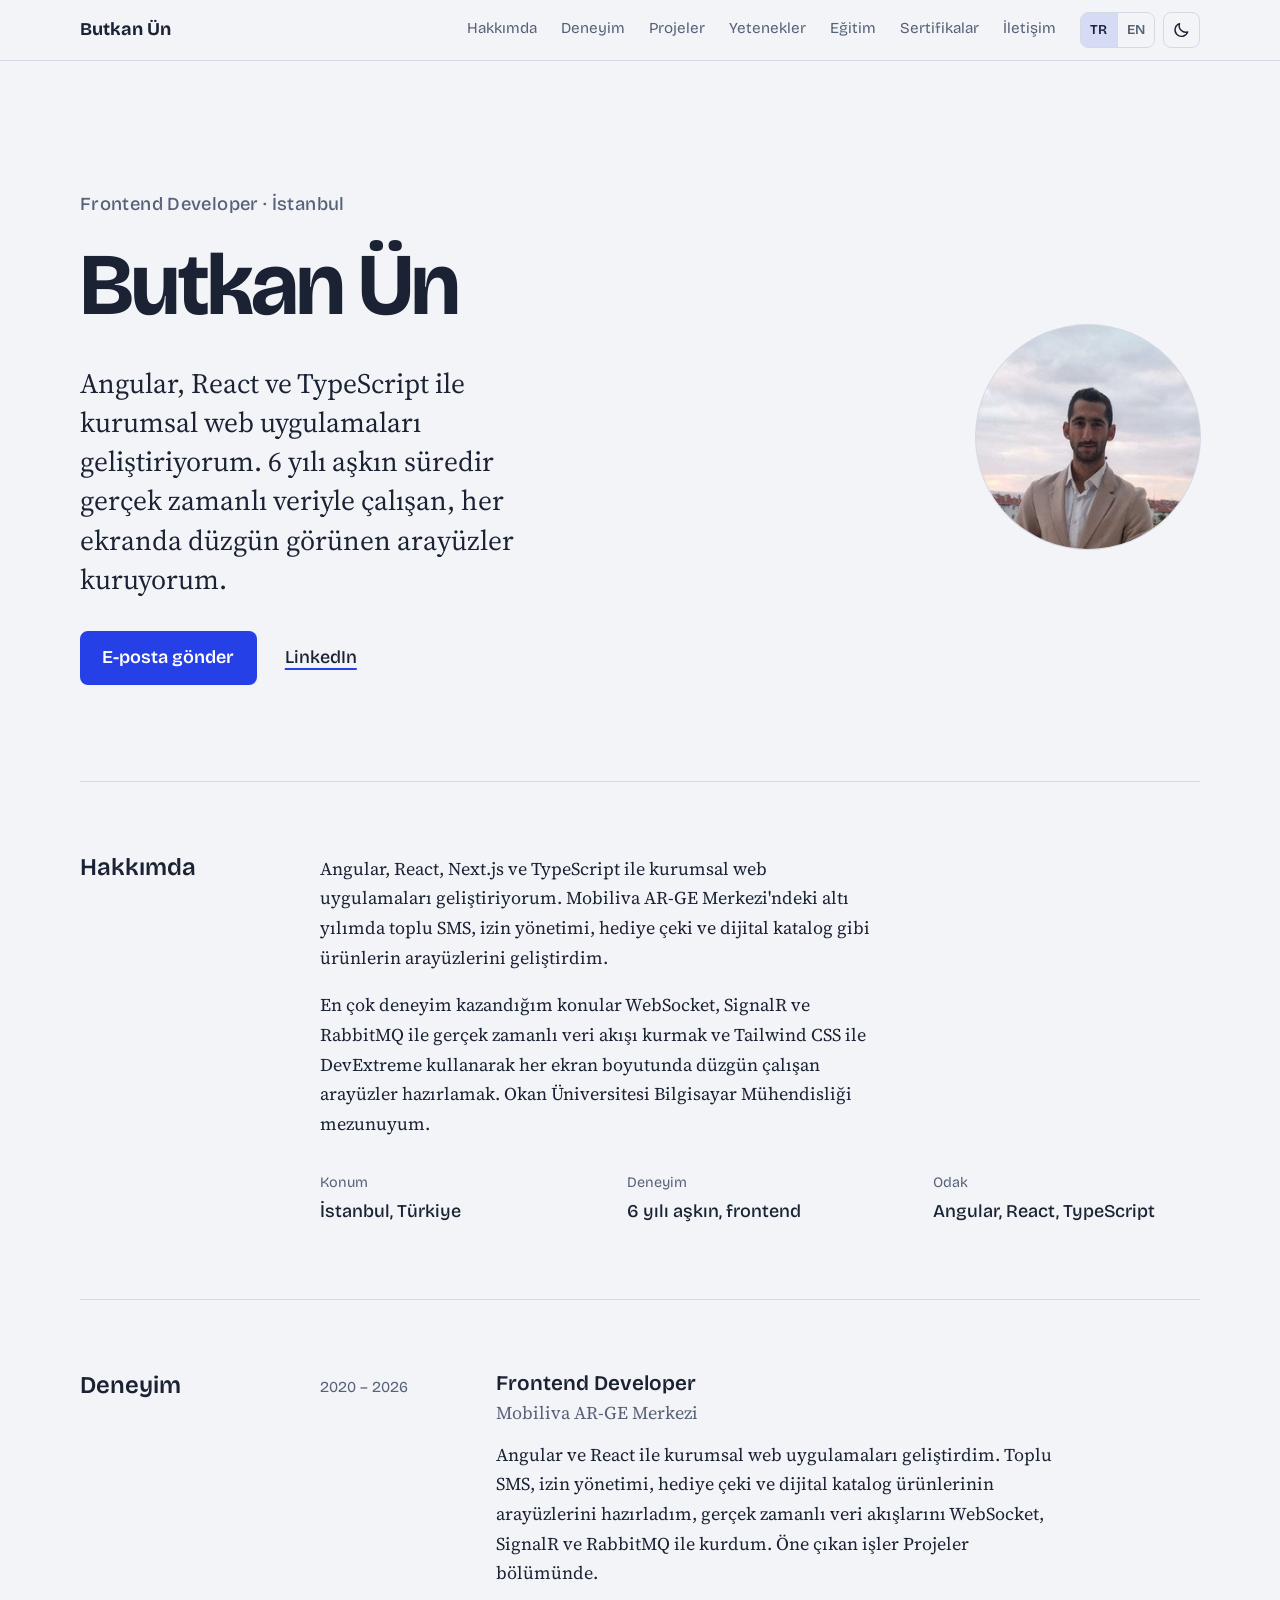
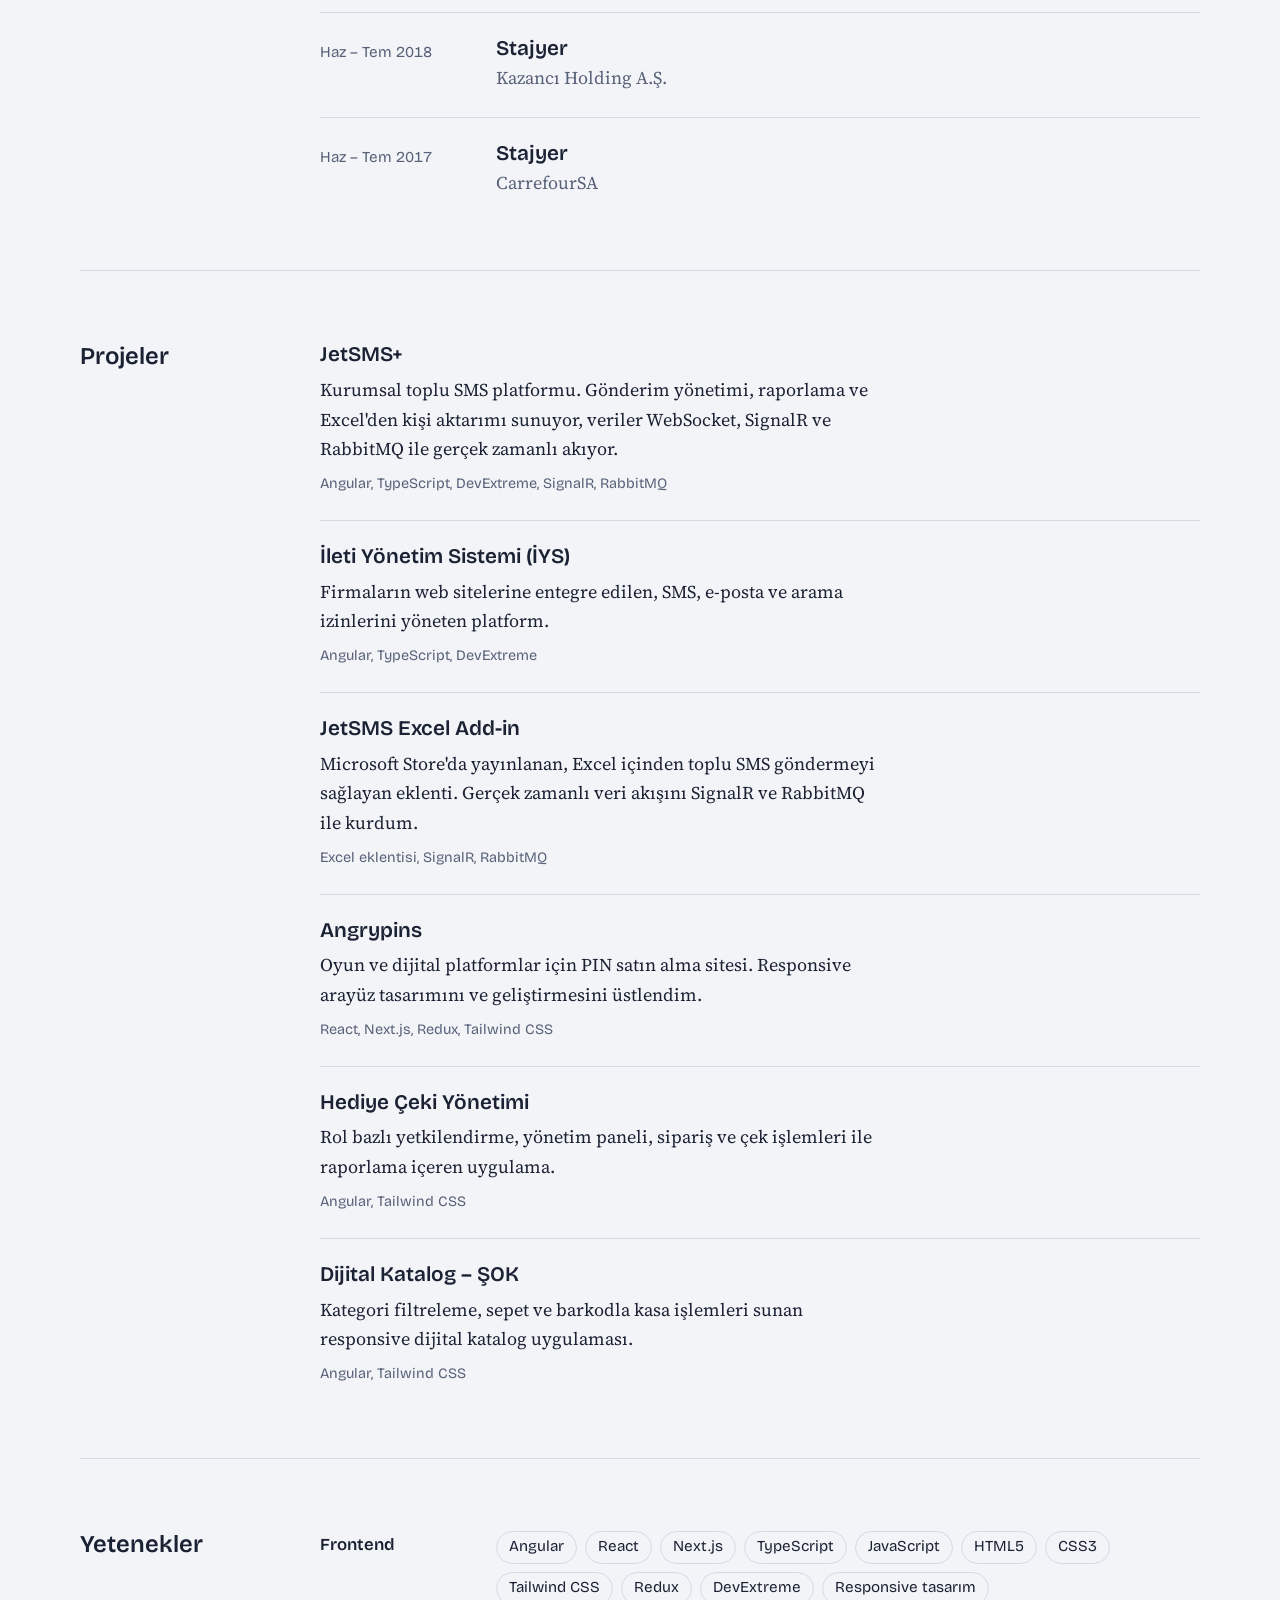
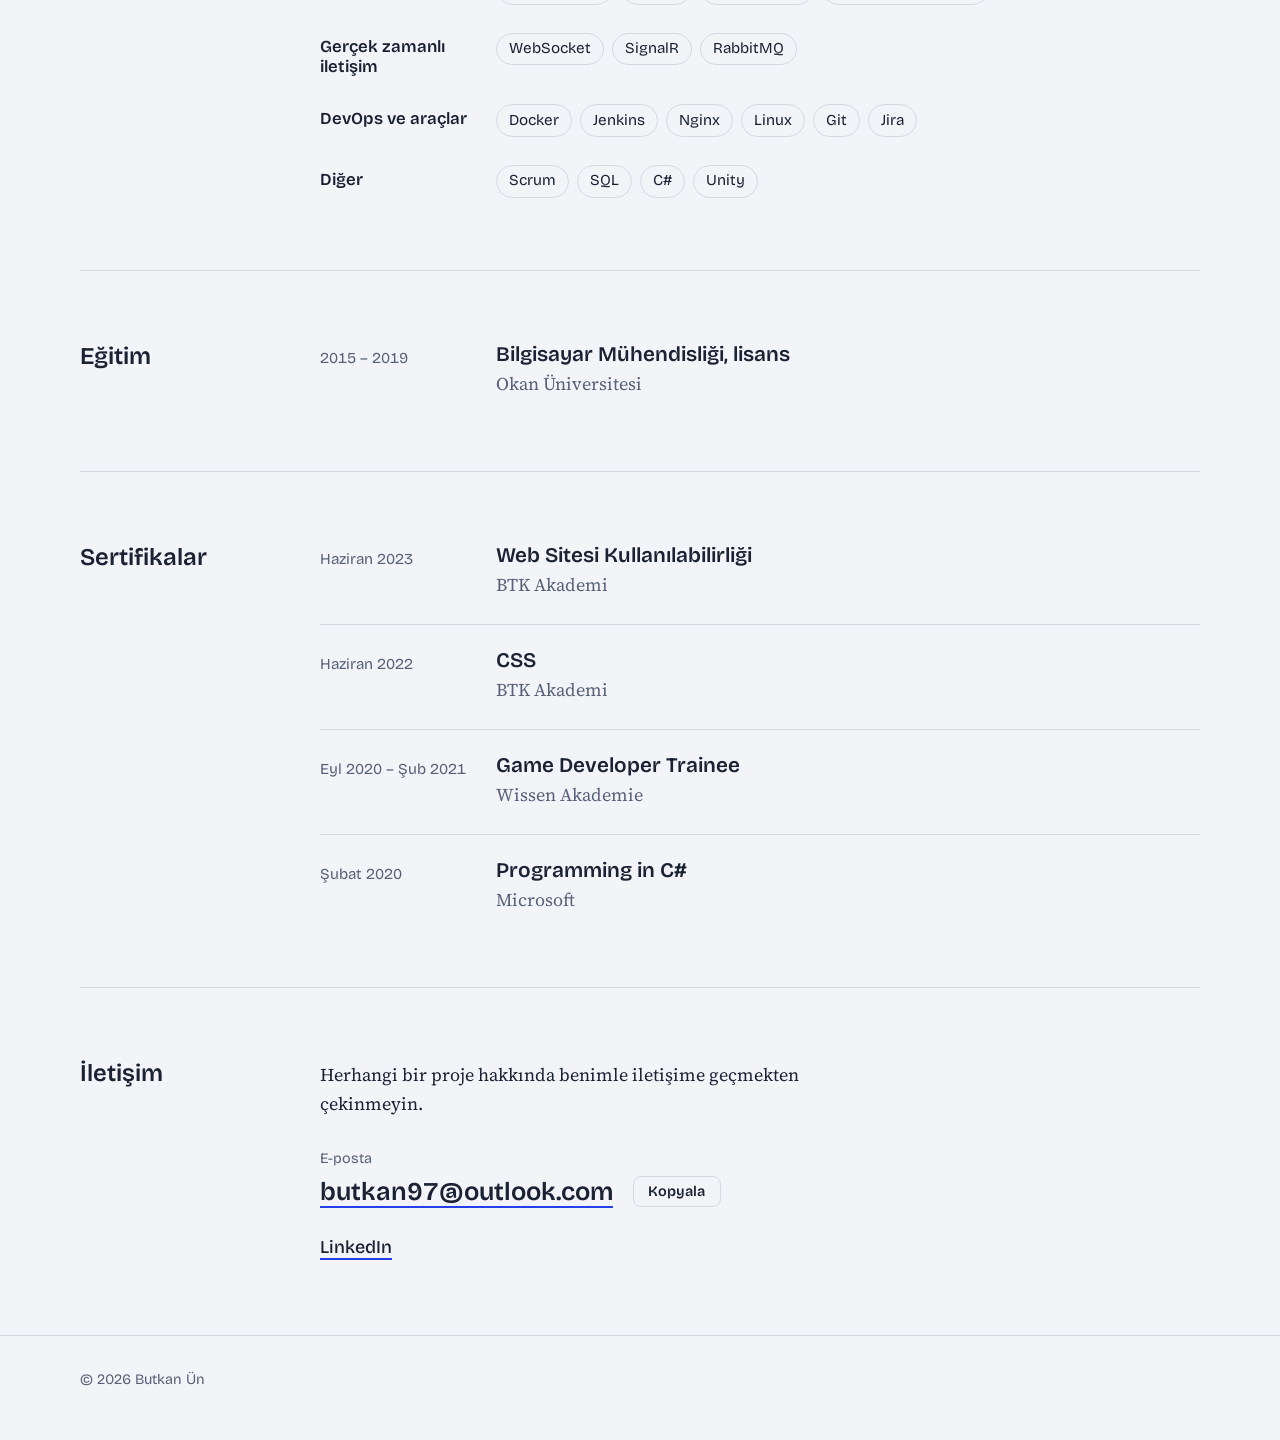
<file: index.html>
<!DOCTYPE html>
<html lang="tr">
<head>
  <meta charset="utf-8">
  <meta name="viewport" content="width=device-width, initial-scale=1">
  <title>Butkan Ün | Frontend Developer</title>
  <meta name="description" content="Butkan Ün, Angular, React ve TypeScript ile kurumsal web uygulamaları geliştiren Frontend Developer. Deneyim, projeler ve iletişim bilgileri.">
  <meta name="author" content="Butkan Ün">
  <meta property="og:title" content="Butkan Ün | Frontend Developer">
  <meta property="og:description" content="Angular, React ve TypeScript ile kurumsal web uygulamaları geliştiriyorum.">
  <meta property="og:type" content="website">
  <meta property="og:locale" content="tr_TR">
  <meta property="og:locale:alternate" content="en_US">
  <meta property="og:url" content="https://butkanun.github.io/">
  <meta property="og:image" content="https://butkanun.github.io/images/profil.jpg">
  <meta name="twitter:card" content="summary">
  <link rel="canonical" href="https://butkanun.github.io/">
  <link rel="alternate" hreflang="tr" href="https://butkanun.github.io/">
  <link rel="alternate" hreflang="en" href="https://butkanun.github.io/en/">
  <link rel="alternate" hreflang="x-default" href="https://butkanun.github.io/">
  <meta name="theme-color" content="#f3f4f8" media="(prefers-color-scheme: light)">
  <meta name="theme-color" content="#131826" media="(prefers-color-scheme: dark)">
  <link rel="icon" href="data:image/svg+xml,<svg xmlns='http://www.w3.org/2000/svg' viewBox='0 0 64 64'><rect width='64' height='64' rx='14' fill='%232640E8'/><text x='32' y='43' font-size='30' font-weight='700' text-anchor='middle' fill='white' font-family='sans-serif'>B%C3%9C</text></svg>">

  <script>
    // Kayıtlı tema tercihini sayfa çizilmeden uygula, yanıp sönmesin
    (function () {
      try {
        var tema = localStorage.getItem('tema');
        if (tema === 'dark' || tema === 'light') document.documentElement.setAttribute('data-theme', tema);
      } catch (e) {}
    })();
  </script>

  <link rel="preconnect" href="https://fonts.googleapis.com">
  <link rel="preconnect" href="https://fonts.gstatic.com" crossorigin>
  <link href="https://fonts.googleapis.com/css2?family=Bricolage+Grotesque:opsz,wdth,wght@12..96,75..100,300..800&family=Source+Serif+4:ital,opsz,wght@0,8..60,400..700;1,8..60,400&display=swap" rel="stylesheet">
  <!-- ?v= numarası: CSS/JS her değiştiğinde artır, tarayıcılar eski dosyayı önbellekten kullanmasın -->
  <!-- İngilizce sayfa en/index.html: aynı yapıda. İçerik değişince ikisini birlikte güncelle. -->
  <link rel="stylesheet" href="style.css?v=3">
  <script src="script.js?v=3" defer></script>
</head>
<body>
  <a class="skip" href="#icerik">İçeriğe geç</a>

  <header class="topbar">
    <div class="wrap topbar-inner">
      <a class="brand" href="#top">Butkan Ün</a>
      <div class="tools">
        <div class="lang" role="group" aria-label="Dil">
          <a href="./" hreflang="tr" lang="tr" aria-current="true" aria-label="Türkçe" title="Türkçe">TR</a>
          <a href="en/" hreflang="en" lang="en" aria-label="English" title="English">EN</a>
        </div>
        <button class="theme-btn" type="button" aria-label="Koyu temaya geç" title="Koyu tema" hidden>
          <svg class="icon-moon" viewBox="0 0 24 24" aria-hidden="true" focusable="false"><path d="M20.5 14.2A8.5 8.5 0 0 1 9.8 3.5a8.5 8.5 0 1 0 10.7 10.7Z" fill="none" stroke="currentColor" stroke-width="1.8" stroke-linejoin="round"/></svg>
          <svg class="icon-sun" viewBox="0 0 24 24" aria-hidden="true" focusable="false" hidden><circle cx="12" cy="12" r="4.2" fill="none" stroke="currentColor" stroke-width="1.8"/><path d="M12 2.5v2.2M12 19.3v2.2M2.5 12h2.2M19.3 12h2.2M5.3 5.3l1.6 1.6M17.1 17.1l1.6 1.6M5.3 18.7l1.6-1.6M17.1 6.9l1.6-1.6" fill="none" stroke="currentColor" stroke-width="1.8" stroke-linecap="round"/></svg>
        </button>
        <button class="menu-btn" type="button" aria-expanded="false" aria-controls="nav">Menü</button>
      </div>
      <nav id="nav" class="nav" aria-label="Ana menü">
        <a href="#hakkimda">Hakkımda</a>
        <a href="#deneyim">Deneyim</a>
        <a href="#projeler">Projeler</a>
        <a href="#yetenekler">Yetenekler</a>
        <a href="#egitim">Eğitim</a>
        <a href="#sertifikalar">Sertifikalar</a>
        <a href="#iletisim">İletişim</a>
      </nav>
    </div>
  </header>

  <main id="icerik" class="wrap">

    <!-- GİRİŞ -->
    <section class="hero" id="top" aria-labelledby="ad">
      <!-- FOTOĞRAF: değiştirmek için images/profil.jpg dosyasını yenisiyle değiştir (kare olsun) -->
      <img class="avatar" src="images/profil.jpg" alt="Butkan Ün" width="250" height="250">
      <div class="hero-text">
      <p class="role">Frontend Developer · İstanbul</p>
      <h1 class="name" id="ad"><span>Butkan</span> <span>Ün</span></h1>
      <p class="lead">Angular, React ve TypeScript ile kurumsal web uygulamaları geliştiriyorum. 6 yılı aşkın süredir gerçek zamanlı veriyle çalışan, her ekranda düzgün görünen arayüzler kuruyorum.</p>
      <div class="actions">
        <a class="btn" href="mailto:butkan97@outlook.com">E-posta gönder</a>
        <a class="text-link" href="https://www.linkedin.com/in/butkanun">LinkedIn</a>
        <!-- CV'ni PDF olarak cv.pdf adıyla ekleyince aşağıdaki satırın yorumunu kaldır:
        <a class="text-link" href="cv.pdf" download>CV'yi indir</a>
        -->
      </div>
      </div>
    </section>

    <!-- HAKKIMDA -->
    <section class="block" id="hakkimda" aria-labelledby="h-hakkimda">
      <h2 id="h-hakkimda">Hakkımda</h2>
      <div class="body">
        <p>Angular, React, Next.js ve TypeScript ile kurumsal web uygulamaları geliştiriyorum. Mobiliva AR-GE Merkezi'ndeki altı yılımda toplu SMS, izin yönetimi, hediye çeki ve dijital katalog gibi ürünlerin arayüzlerini geliştirdim.</p>
        <p>En çok deneyim kazandığım konular WebSocket, SignalR ve RabbitMQ ile gerçek zamanlı veri akışı kurmak ve Tailwind CSS ile DevExtreme kullanarak her ekran boyutunda düzgün çalışan arayüzler hazırlamak. Okan Üniversitesi Bilgisayar Mühendisliği mezunuyum.</p>
        <dl class="facts">
          <div><dt>Konum</dt><dd>İstanbul, Türkiye</dd></div>
          <div><dt>Deneyim</dt><dd>6 yılı aşkın, frontend</dd></div>
          <div><dt>Odak</dt><dd>Angular, React, TypeScript</dd></div>
        </dl>
      </div>
    </section>

    <!-- DENEYİM: Her <li> bir iş deneyimi. Yenisi en üstte olsun. -->
    <section class="block" id="deneyim" aria-labelledby="h-deneyim">
      <h2 id="h-deneyim">Deneyim</h2>
      <ol class="rows">
        <li>
          <p class="when">2020 – 2026</p>
          <div>
            <h3>Frontend Developer</h3>
            <p class="where">Mobiliva AR-GE Merkezi</p>
            <p>Angular ve React ile kurumsal web uygulamaları geliştirdim. Toplu SMS, izin yönetimi, hediye çeki ve dijital katalog ürünlerinin arayüzlerini hazırladım, gerçek zamanlı veri akışlarını WebSocket, SignalR ve RabbitMQ ile kurdum. Öne çıkan işler Projeler bölümünde.</p>
          </div>
        </li>
        <li>
          <p class="when">Haz – Tem 2018</p>
          <div>
            <h3>Stajyer</h3>
            <p class="where">Kazancı Holding A.Ş.</p>
          </div>
        </li>
        <li>
          <p class="when">Haz – Tem 2017</p>
          <div>
            <h3>Stajyer</h3>
            <p class="where">CarrefourSA</p>
          </div>
        </li>
      </ol>
    </section>

    <!-- PROJELER: Her <li> bir proje. Link eklemek için başlığı <a href="..."> içine al. -->
    <section class="block" id="projeler" aria-labelledby="h-projeler">
      <h2 id="h-projeler">Projeler</h2>
      <ul class="rows projects">
        <li>
          <div>
            <h3>JetSMS+</h3>
            <p>Kurumsal toplu SMS platformu. Gönderim yönetimi, raporlama ve Excel'den kişi aktarımı sunuyor, veriler WebSocket, SignalR ve RabbitMQ ile gerçek zamanlı akıyor.</p>
            <p class="stack">Angular, TypeScript, DevExtreme, SignalR, RabbitMQ</p>
          </div>
        </li>
        <li>
          <div>
            <h3>İleti Yönetim Sistemi (İYS)</h3>
            <p>Firmaların web sitelerine entegre edilen, SMS, e-posta ve arama izinlerini yöneten platform.</p>
            <p class="stack">Angular, TypeScript, DevExtreme</p>
          </div>
        </li>
        <li>
          <div>
            <h3>JetSMS Excel Add-in</h3>
            <p>Microsoft Store'da yayınlanan, Excel içinden toplu SMS göndermeyi sağlayan eklenti. Gerçek zamanlı veri akışını SignalR ve RabbitMQ ile kurdum.</p>
            <p class="stack">Excel eklentisi, SignalR, RabbitMQ</p>
          </div>
        </li>
        <li>
          <div>
            <h3>Angrypins</h3>
            <p>Oyun ve dijital platformlar için PIN satın alma sitesi. Responsive arayüz tasarımını ve geliştirmesini üstlendim.</p>
            <p class="stack">React, Next.js, Redux, Tailwind CSS</p>
          </div>
        </li>
        <li>
          <div>
            <h3>Hediye Çeki Yönetimi</h3>
            <p>Rol bazlı yetkilendirme, yönetim paneli, sipariş ve çek işlemleri ile raporlama içeren uygulama.</p>
            <p class="stack">Angular, Tailwind CSS</p>
          </div>
        </li>
        <li>
          <div>
            <h3>Dijital Katalog – ŞOK</h3>
            <p>Kategori filtreleme, sepet ve barkodla kasa işlemleri sunan responsive dijital katalog uygulaması.</p>
            <p class="stack">Angular, Tailwind CSS</p>
          </div>
        </li>
      </ul>
    </section>

    <!-- YETENEKLER -->
    <section class="block" id="yetenekler" aria-labelledby="h-yetenekler">
      <h2 id="h-yetenekler">Yetenekler</h2>
      <div class="skills">
        <div>
          <h3>Frontend</h3>
          <ul>
            <li>Angular</li>
            <li>React</li>
            <li>Next.js</li>
            <li>TypeScript</li>
            <li>JavaScript</li>
            <li>HTML5</li>
            <li>CSS3</li>
            <li>Tailwind CSS</li>
            <li>Redux</li>
            <li>DevExtreme</li>
            <li>Responsive tasarım</li>
          </ul>
        </div>
        <div>
          <h3>Gerçek zamanlı iletişim</h3>
          <ul>
            <li>WebSocket</li>
            <li>SignalR</li>
            <li>RabbitMQ</li>
          </ul>
        </div>
        <div>
          <h3>DevOps ve araçlar</h3>
          <ul>
            <li>Docker</li>
            <li>Jenkins</li>
            <li>Nginx</li>
            <li>Linux</li>
            <li>Git</li>
            <li>Jira</li>
          </ul>
        </div>
        <div>
          <h3>Diğer</h3>
          <ul>
            <li>Scrum</li>
            <li>SQL</li>
            <li>C#</li>
            <li>Unity</li>
          </ul>
        </div>
      </div>
    </section>

    <!-- EĞİTİM -->
    <section class="block" id="egitim" aria-labelledby="h-egitim">
      <h2 id="h-egitim">Eğitim</h2>
      <ol class="rows">
        <li>
          <p class="when">2015 – 2019</p>
          <div>
            <h3>Bilgisayar Mühendisliği, lisans</h3>
            <p class="where">Okan Üniversitesi</p>
          </div>
        </li>
      </ol>
    </section>

    <!-- SERTİFİKALAR: Yenisi en üstte olsun. -->
    <section class="block" id="sertifikalar" aria-labelledby="h-sertifikalar">
      <h2 id="h-sertifikalar">Sertifikalar</h2>
      <ol class="rows">
        <li>
          <p class="when">Haziran 2023</p>
          <div>
            <h3>Web Sitesi Kullanılabilirliği</h3>
            <p class="where">BTK Akademi</p>
          </div>
        </li>
        <li>
          <p class="when">Haziran 2022</p>
          <div>
            <h3>CSS</h3>
            <p class="where">BTK Akademi</p>
          </div>
        </li>
        <li>
          <p class="when">Eyl 2020 – Şub 2021</p>
          <div>
            <h3>Game Developer Trainee</h3>
            <p class="where">Wissen Akademie</p>
          </div>
        </li>
        <li>
          <p class="when">Şubat 2020</p>
          <div>
            <h3>Programming in C#</h3>
            <p class="where">Microsoft</p>
          </div>
        </li>
      </ol>
    </section>

    <!-- İLETİŞİM -->
    <section class="block" id="iletisim" aria-labelledby="h-iletisim">
      <h2 id="h-iletisim">İletişim</h2>
      <div class="body">
        <p>Herhangi bir proje hakkında benimle iletişime geçmekten çekinmeyin.</p>
        <dl class="contact">
          <div>
            <dt>E-posta</dt>
            <dd class="mail-row">
              <a class="mail" id="eposta" href="mailto:butkan97@outlook.com">butkan97@outlook.com</a>
              <button class="copy-btn" type="button" data-copy="eposta" aria-live="polite" hidden>Kopyala</button>
            </dd>
          </div>
        </dl>
        <ul class="links">
          <li><a class="text-link" href="https://www.linkedin.com/in/butkanun">LinkedIn</a></li>
        </ul>
      </div>
    </section>

  </main>

  <footer class="footer">
    <div class="wrap">
      <p>© <span id="yil">2026</span> Butkan Ün</p>
    </div>
  </footer>
</body>
</html>
</file>
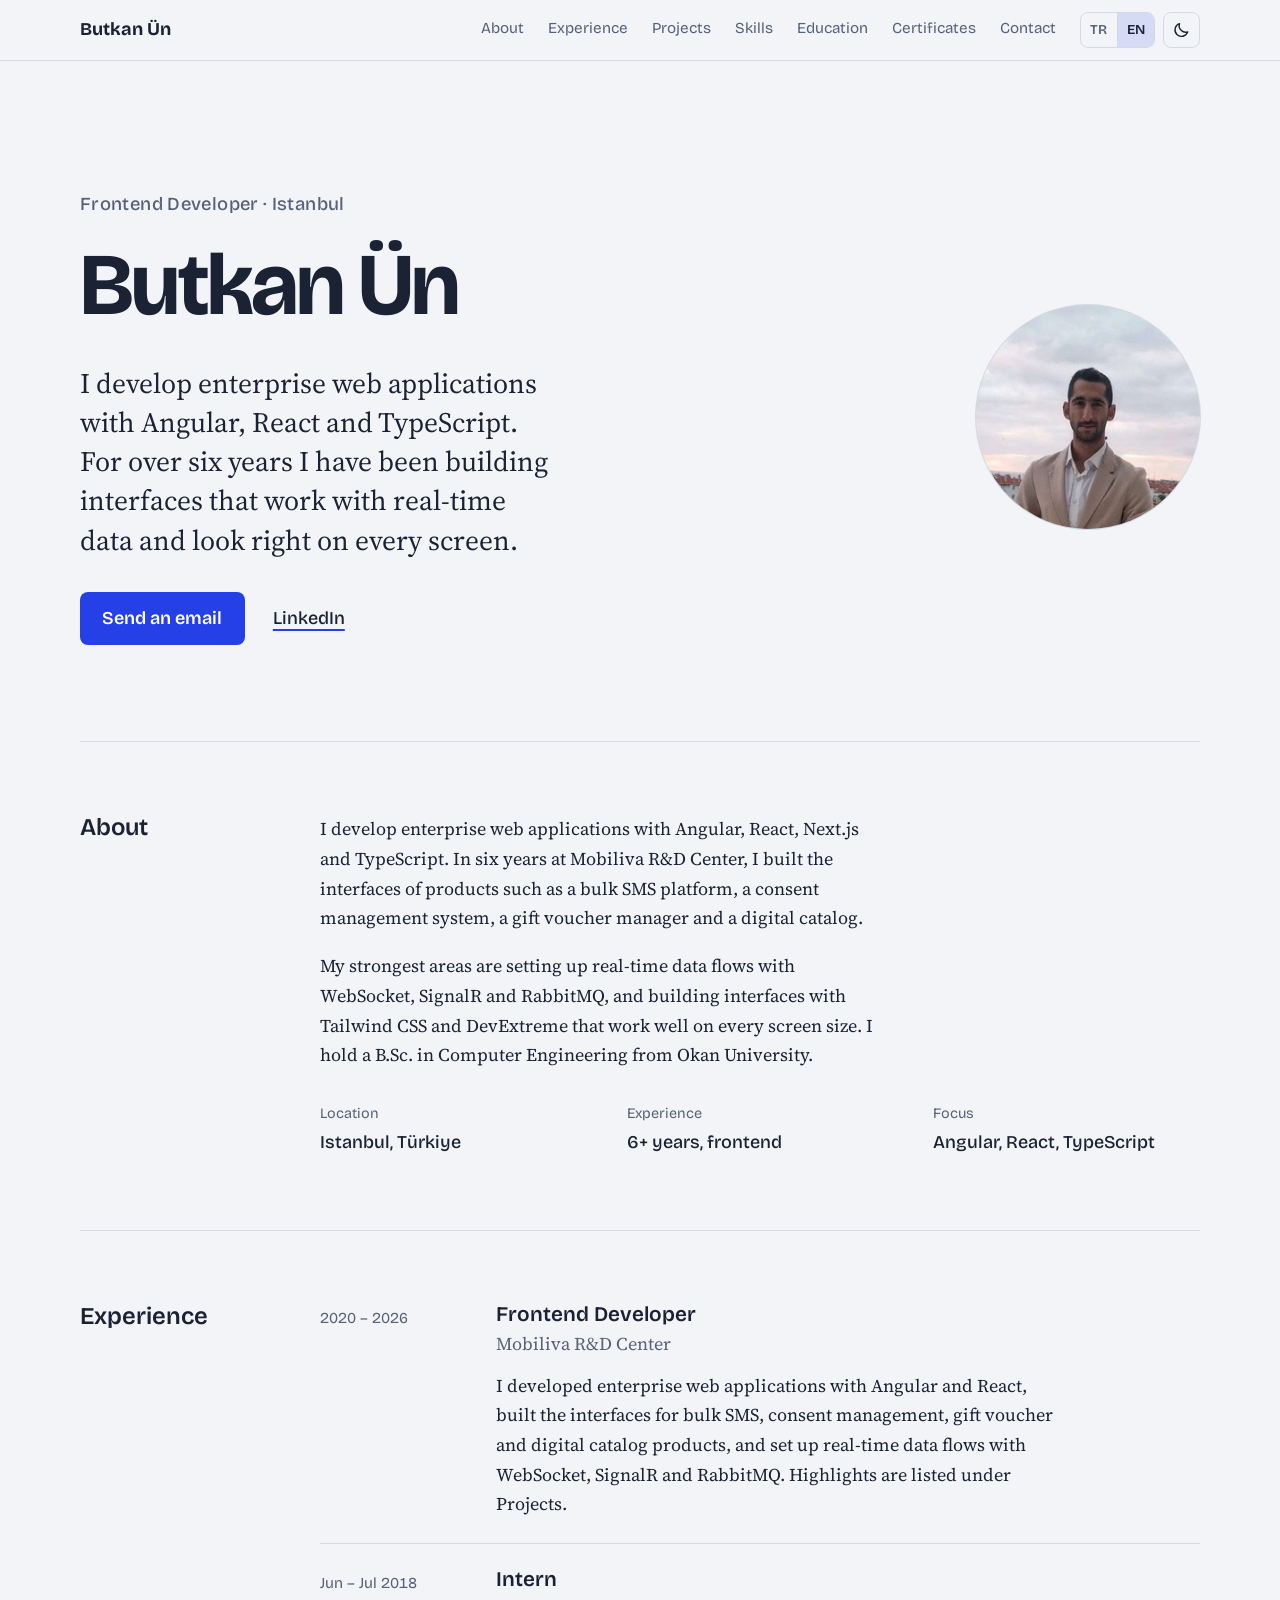
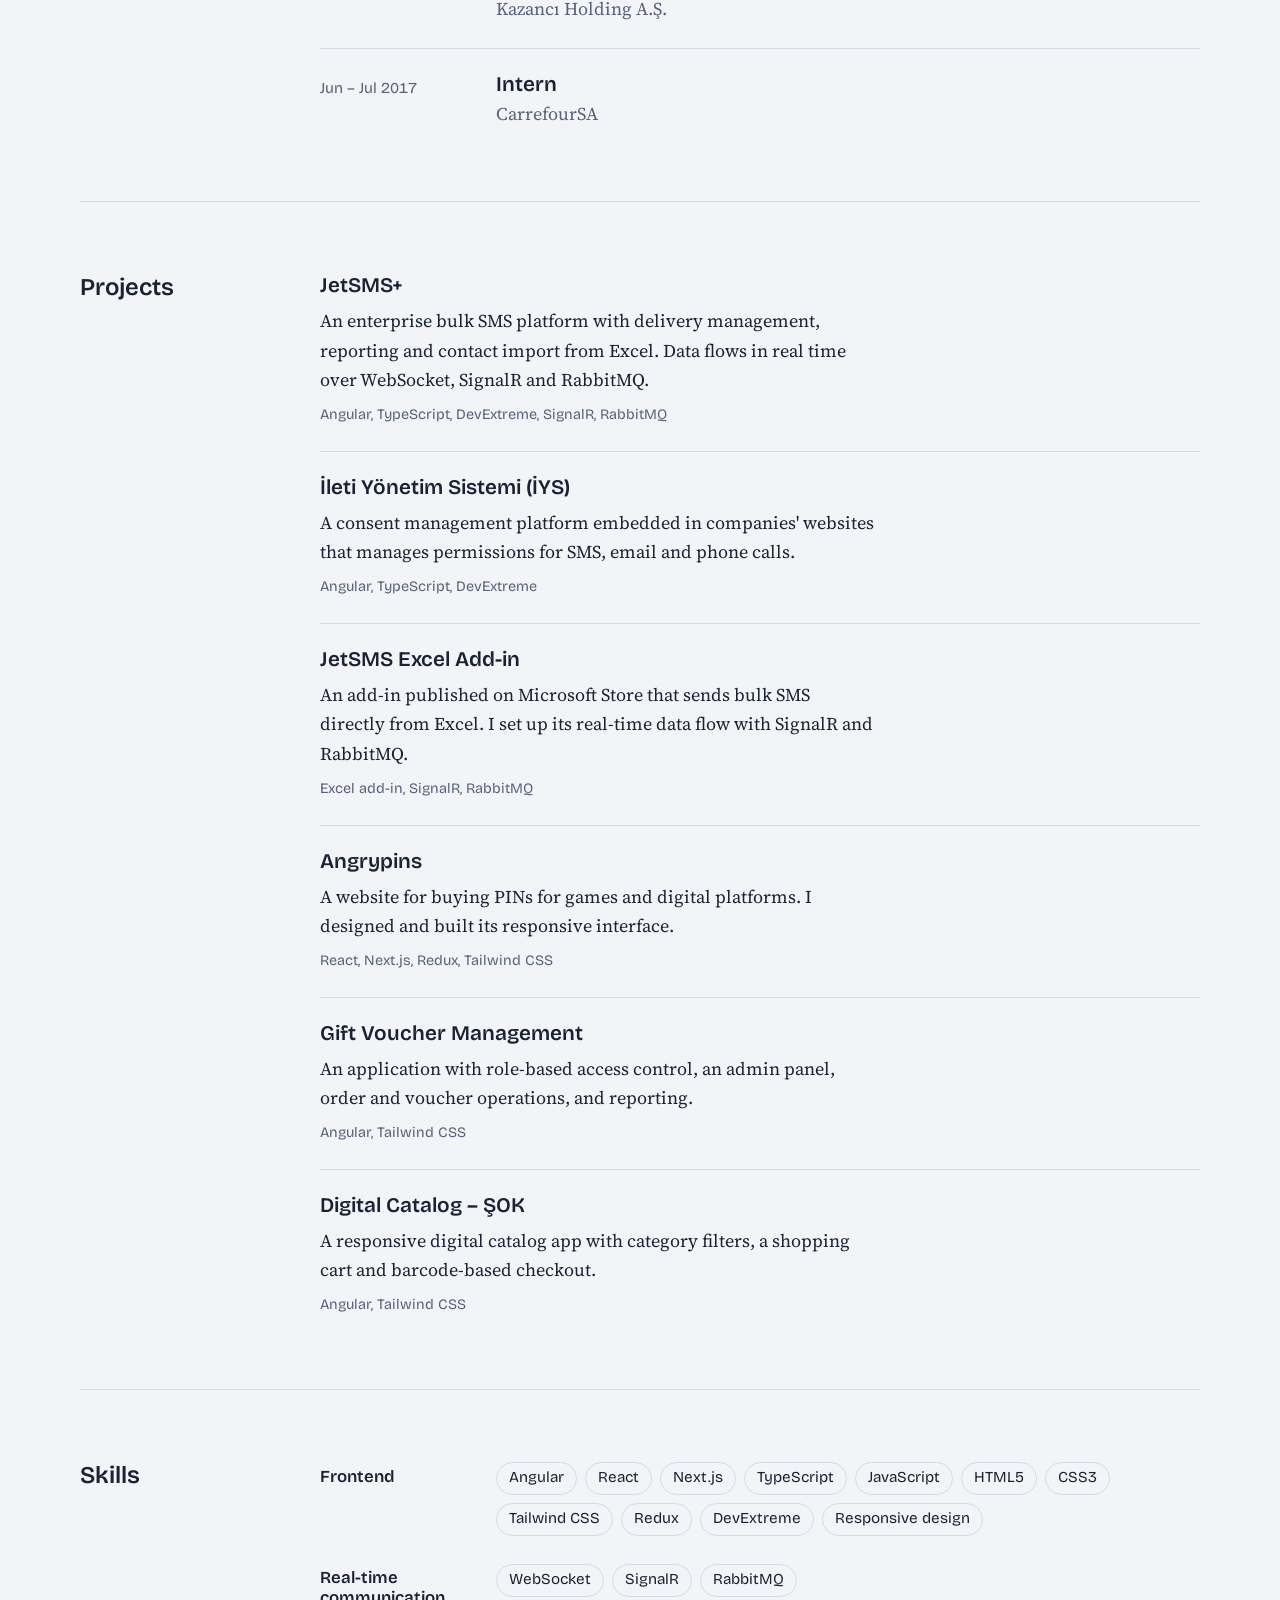
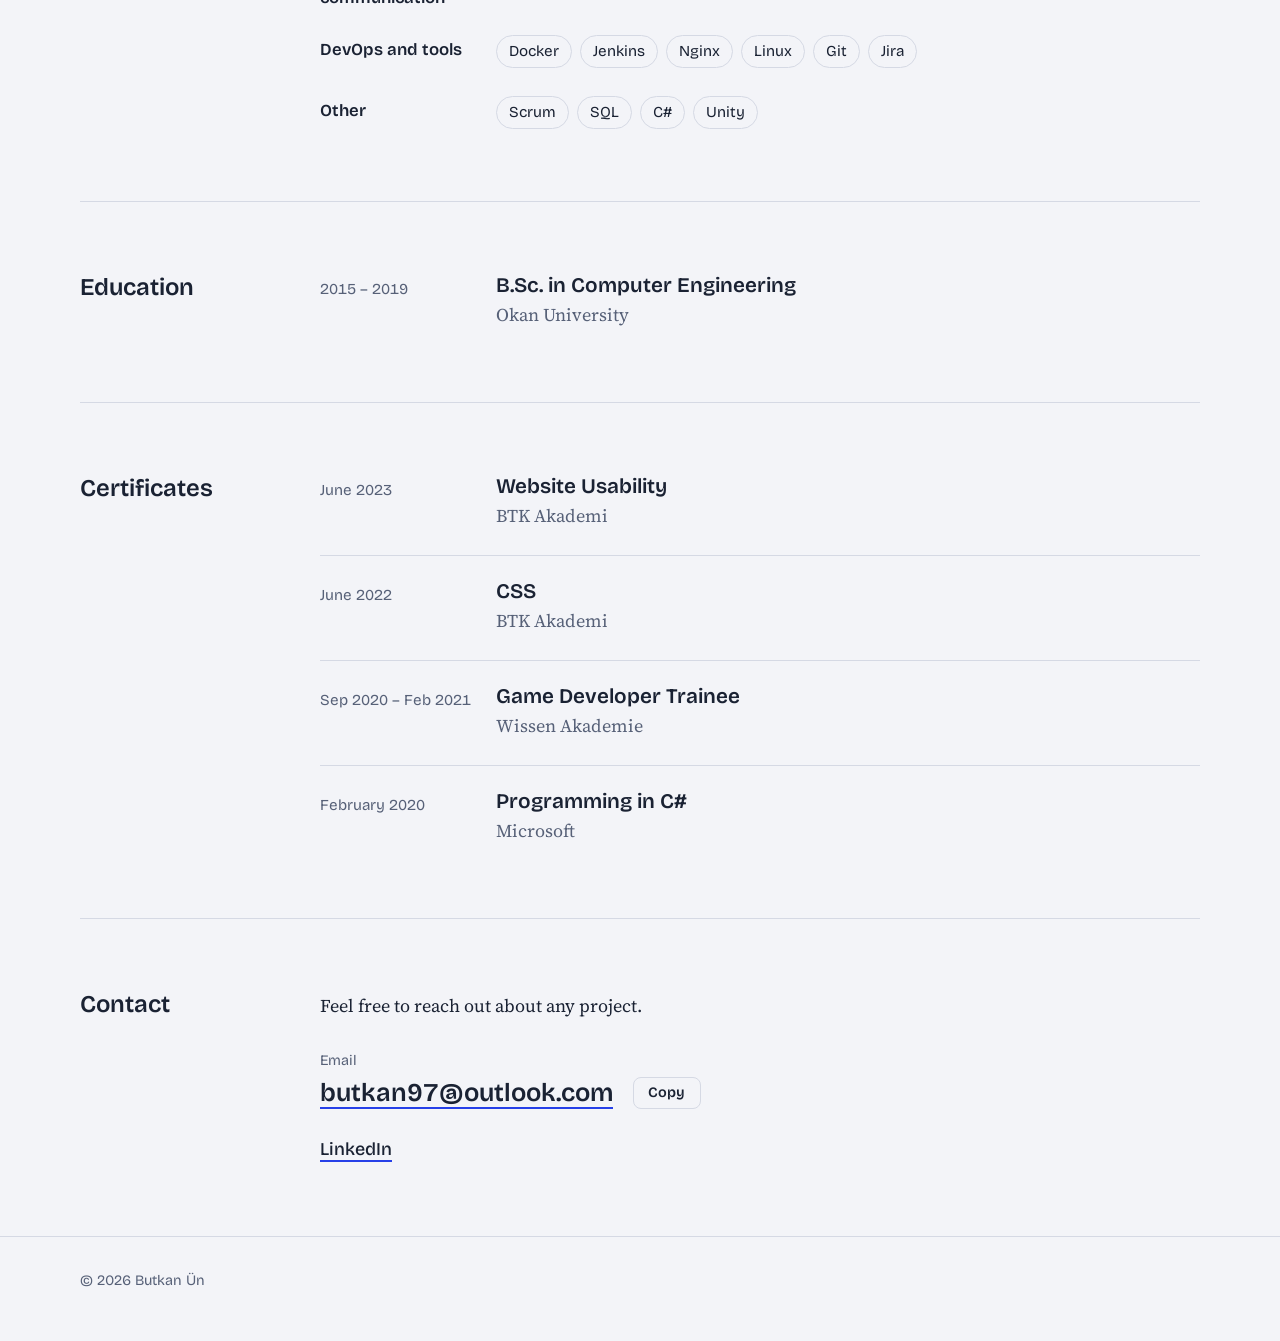
<file: en/index.html>
<!DOCTYPE html>
<html lang="en">
<head>
  <meta charset="utf-8">
  <meta name="viewport" content="width=device-width, initial-scale=1">
  <title>Butkan Ün | Frontend Developer</title>
  <meta name="description" content="Butkan Ün is a frontend developer building enterprise web applications with Angular, React and TypeScript. Experience, projects and contact details.">
  <meta name="author" content="Butkan Ün">
  <meta property="og:title" content="Butkan Ün | Frontend Developer">
  <meta property="og:description" content="I build enterprise web applications with Angular, React and TypeScript.">
  <meta property="og:type" content="website">
  <meta property="og:locale" content="en_US">
  <meta property="og:locale:alternate" content="tr_TR">
  <meta property="og:url" content="https://butkanun.github.io/en/">
  <meta property="og:image" content="https://butkanun.github.io/images/profil.jpg">
  <meta name="twitter:card" content="summary">
  <link rel="canonical" href="https://butkanun.github.io/en/">
  <link rel="alternate" hreflang="tr" href="https://butkanun.github.io/">
  <link rel="alternate" hreflang="en" href="https://butkanun.github.io/en/">
  <link rel="alternate" hreflang="x-default" href="https://butkanun.github.io/">
  <meta name="theme-color" content="#f3f4f8" media="(prefers-color-scheme: light)">
  <meta name="theme-color" content="#131826" media="(prefers-color-scheme: dark)">
  <link rel="icon" href="data:image/svg+xml,<svg xmlns='http://www.w3.org/2000/svg' viewBox='0 0 64 64'><rect width='64' height='64' rx='14' fill='%232640E8'/><text x='32' y='43' font-size='30' font-weight='700' text-anchor='middle' fill='white' font-family='sans-serif'>B%C3%9C</text></svg>">

  <script>
    // Kayıtlı tema tercihini sayfa çizilmeden uygula, yanıp sönmesin
    (function () {
      try {
        var tema = localStorage.getItem('tema');
        if (tema === 'dark' || tema === 'light') document.documentElement.setAttribute('data-theme', tema);
      } catch (e) {}
    })();
  </script>

  <link rel="preconnect" href="https://fonts.googleapis.com">
  <link rel="preconnect" href="https://fonts.gstatic.com" crossorigin>
  <link href="https://fonts.googleapis.com/css2?family=Bricolage+Grotesque:opsz,wdth,wght@12..96,75..100,300..800&family=Source+Serif+4:ital,opsz,wght@0,8..60,400..700;1,8..60,400&display=swap" rel="stylesheet">
  <!-- İNGİLİZCE SAYFA: Türkçe sayfayla (../index.html) aynı yapıda. İçerik değişince ikisini birlikte güncelle.
       ?v= numarası iki sayfada da aynı olsun, CSS/JS her değiştiğinde artır. -->
  <link rel="stylesheet" href="../style.css?v=3">
  <script src="../script.js?v=3" defer></script>
</head>
<body>
  <a class="skip" href="#content">Skip to content</a>

  <header class="topbar">
    <div class="wrap topbar-inner">
      <a class="brand" href="#top">Butkan Ün</a>
      <div class="tools">
        <div class="lang" role="group" aria-label="Language">
          <a href="../" hreflang="tr" lang="tr" aria-label="Türkçe" title="Türkçe">TR</a>
          <a href="./" hreflang="en" lang="en" aria-current="true" aria-label="English" title="English">EN</a>
        </div>
        <button class="theme-btn" type="button" aria-label="Switch to dark theme" title="Dark theme" hidden>
          <svg class="icon-moon" viewBox="0 0 24 24" aria-hidden="true" focusable="false"><path d="M20.5 14.2A8.5 8.5 0 0 1 9.8 3.5a8.5 8.5 0 1 0 10.7 10.7Z" fill="none" stroke="currentColor" stroke-width="1.8" stroke-linejoin="round"/></svg>
          <svg class="icon-sun" viewBox="0 0 24 24" aria-hidden="true" focusable="false" hidden><circle cx="12" cy="12" r="4.2" fill="none" stroke="currentColor" stroke-width="1.8"/><path d="M12 2.5v2.2M12 19.3v2.2M2.5 12h2.2M19.3 12h2.2M5.3 5.3l1.6 1.6M17.1 17.1l1.6 1.6M5.3 18.7l1.6-1.6M17.1 6.9l1.6-1.6" fill="none" stroke="currentColor" stroke-width="1.8" stroke-linecap="round"/></svg>
        </button>
        <button class="menu-btn" type="button" aria-expanded="false" aria-controls="nav">Menu</button>
      </div>
      <nav id="nav" class="nav" aria-label="Main menu">
        <a href="#about">About</a>
        <a href="#experience">Experience</a>
        <a href="#projects">Projects</a>
        <a href="#skills">Skills</a>
        <a href="#education">Education</a>
        <a href="#certificates">Certificates</a>
        <a href="#contact">Contact</a>
      </nav>
    </div>
  </header>

  <main id="content" class="wrap">

    <!-- GİRİŞ -->
    <section class="hero" id="top" aria-labelledby="name">
      <img class="avatar" src="../images/profil.jpg" alt="Butkan Ün" width="250" height="250">
      <div class="hero-text">
      <p class="role">Frontend Developer · Istanbul</p>
      <h1 class="name" id="name"><span>Butkan</span> <span>Ün</span></h1>
      <p class="lead">I develop enterprise web applications with Angular, React and TypeScript. For over six years I have been building interfaces that work with real-time data and look right on every screen.</p>
      <div class="actions">
        <a class="btn" href="mailto:butkan97@outlook.com">Send an email</a>
        <a class="text-link" href="https://www.linkedin.com/in/butkanun">LinkedIn</a>
        <!-- CV'ni cv.pdf adıyla ana klasöre ekleyince aşağıdaki satırın yorumunu kaldır:
        <a class="text-link" href="../cv.pdf" download>Download CV</a>
        -->
      </div>
      </div>
    </section>

    <!-- HAKKIMDA -->
    <section class="block" id="about" aria-labelledby="h-about">
      <h2 id="h-about">About</h2>
      <div class="body">
        <p>I develop enterprise web applications with Angular, React, Next.js and TypeScript. In six years at Mobiliva R&amp;D Center, I built the interfaces of products such as a bulk SMS platform, a consent management system, a gift voucher manager and a digital catalog.</p>
        <p>My strongest areas are setting up real-time data flows with WebSocket, SignalR and RabbitMQ, and building interfaces with Tailwind CSS and DevExtreme that work well on every screen size. I hold a B.Sc. in Computer Engineering from Okan University.</p>
        <dl class="facts">
          <div><dt>Location</dt><dd>Istanbul, Türkiye</dd></div>
          <div><dt>Experience</dt><dd>6+ years, frontend</dd></div>
          <div><dt>Focus</dt><dd>Angular, React, TypeScript</dd></div>
        </dl>
      </div>
    </section>

    <!-- DENEYİM: Her <li> bir iş deneyimi. Yenisi en üstte olsun. -->
    <section class="block" id="experience" aria-labelledby="h-experience">
      <h2 id="h-experience">Experience</h2>
      <ol class="rows">
        <li>
          <p class="when">2020 – 2026</p>
          <div>
            <h3>Frontend Developer</h3>
            <p class="where">Mobiliva R&amp;D Center</p>
            <p>I developed enterprise web applications with Angular and React, built the interfaces for bulk SMS, consent management, gift voucher and digital catalog products, and set up real-time data flows with WebSocket, SignalR and RabbitMQ. Highlights are listed under Projects.</p>
          </div>
        </li>
        <li>
          <p class="when">Jun – Jul 2018</p>
          <div>
            <h3>Intern</h3>
            <p class="where">Kazancı Holding A.Ş.</p>
          </div>
        </li>
        <li>
          <p class="when">Jun – Jul 2017</p>
          <div>
            <h3>Intern</h3>
            <p class="where">CarrefourSA</p>
          </div>
        </li>
      </ol>
    </section>

    <!-- PROJELER: Her <li> bir proje. Link eklemek için başlığı <a href="..."> içine al. -->
    <section class="block" id="projects" aria-labelledby="h-projects">
      <h2 id="h-projects">Projects</h2>
      <ul class="rows projects">
        <li>
          <div>
            <h3>JetSMS+</h3>
            <p>An enterprise bulk SMS platform with delivery management, reporting and contact import from Excel. Data flows in real time over WebSocket, SignalR and RabbitMQ.</p>
            <p class="stack">Angular, TypeScript, DevExtreme, SignalR, RabbitMQ</p>
          </div>
        </li>
        <li>
          <div>
            <h3>İleti Yönetim Sistemi (İYS)</h3>
            <p>A consent management platform embedded in companies' websites that manages permissions for SMS, email and phone calls.</p>
            <p class="stack">Angular, TypeScript, DevExtreme</p>
          </div>
        </li>
        <li>
          <div>
            <h3>JetSMS Excel Add-in</h3>
            <p>An add-in published on Microsoft Store that sends bulk SMS directly from Excel. I set up its real-time data flow with SignalR and RabbitMQ.</p>
            <p class="stack">Excel add-in, SignalR, RabbitMQ</p>
          </div>
        </li>
        <li>
          <div>
            <h3>Angrypins</h3>
            <p>A website for buying PINs for games and digital platforms. I designed and built its responsive interface.</p>
            <p class="stack">React, Next.js, Redux, Tailwind CSS</p>
          </div>
        </li>
        <li>
          <div>
            <h3>Gift Voucher Management</h3>
            <p>An application with role-based access control, an admin panel, order and voucher operations, and reporting.</p>
            <p class="stack">Angular, Tailwind CSS</p>
          </div>
        </li>
        <li>
          <div>
            <h3>Digital Catalog – ŞOK</h3>
            <p>A responsive digital catalog app with category filters, a shopping cart and barcode-based checkout.</p>
            <p class="stack">Angular, Tailwind CSS</p>
          </div>
        </li>
      </ul>
    </section>

    <!-- YETENEKLER -->
    <section class="block" id="skills" aria-labelledby="h-skills">
      <h2 id="h-skills">Skills</h2>
      <div class="skills">
        <div>
          <h3>Frontend</h3>
          <ul>
            <li>Angular</li>
            <li>React</li>
            <li>Next.js</li>
            <li>TypeScript</li>
            <li>JavaScript</li>
            <li>HTML5</li>
            <li>CSS3</li>
            <li>Tailwind CSS</li>
            <li>Redux</li>
            <li>DevExtreme</li>
            <li>Responsive design</li>
          </ul>
        </div>
        <div>
          <h3>Real-time communication</h3>
          <ul>
            <li>WebSocket</li>
            <li>SignalR</li>
            <li>RabbitMQ</li>
          </ul>
        </div>
        <div>
          <h3>DevOps and tools</h3>
          <ul>
            <li>Docker</li>
            <li>Jenkins</li>
            <li>Nginx</li>
            <li>Linux</li>
            <li>Git</li>
            <li>Jira</li>
          </ul>
        </div>
        <div>
          <h3>Other</h3>
          <ul>
            <li>Scrum</li>
            <li>SQL</li>
            <li>C#</li>
            <li>Unity</li>
          </ul>
        </div>
      </div>
    </section>

    <!-- EĞİTİM -->
    <section class="block" id="education" aria-labelledby="h-education">
      <h2 id="h-education">Education</h2>
      <ol class="rows">
        <li>
          <p class="when">2015 – 2019</p>
          <div>
            <h3>B.Sc. in Computer Engineering</h3>
            <p class="where">Okan University</p>
          </div>
        </li>
      </ol>
    </section>

    <!-- SERTİFİKALAR: Yenisi en üstte olsun. -->
    <section class="block" id="certificates" aria-labelledby="h-certificates">
      <h2 id="h-certificates">Certificates</h2>
      <ol class="rows">
        <li>
          <p class="when">June 2023</p>
          <div>
            <h3>Website Usability</h3>
            <p class="where">BTK Akademi</p>
          </div>
        </li>
        <li>
          <p class="when">June 2022</p>
          <div>
            <h3>CSS</h3>
            <p class="where">BTK Akademi</p>
          </div>
        </li>
        <li>
          <p class="when">Sep 2020 – Feb 2021</p>
          <div>
            <h3>Game Developer Trainee</h3>
            <p class="where">Wissen Akademie</p>
          </div>
        </li>
        <li>
          <p class="when">February 2020</p>
          <div>
            <h3>Programming in C#</h3>
            <p class="where">Microsoft</p>
          </div>
        </li>
      </ol>
    </section>

    <!-- İLETİŞİM -->
    <section class="block" id="contact" aria-labelledby="h-contact">
      <h2 id="h-contact">Contact</h2>
      <div class="body">
        <p>Feel free to reach out about any project.</p>
        <dl class="contact">
          <div>
            <dt>Email</dt>
            <dd class="mail-row">
              <a class="mail" id="email" href="mailto:butkan97@outlook.com">butkan97@outlook.com</a>
              <button class="copy-btn" type="button" data-copy="email" aria-live="polite" hidden>Copy</button>
            </dd>
          </div>
        </dl>
        <ul class="links">
          <li><a class="text-link" href="https://www.linkedin.com/in/butkanun">LinkedIn</a></li>
        </ul>
      </div>
    </section>

  </main>

  <footer class="footer">
    <div class="wrap">
      <p>© <span id="yil">2026</span> Butkan Ün</p>
    </div>
  </footer>
</body>
</html>
</file>
<file: style.css>
/* ==========================================================
   Renkleri ve yazı tiplerini değiştirmek için sadece bu
   bölümü düzenlemen yeterli.
   ========================================================== */
:root {
  --bg: #f3f4f8;
  --ink: #1a2233;
  --muted: #576178;
  --line: #d5d9e4;
  --accent: #2640e8;
  --accent-ink: #ffffff;

  --font-display: "Bricolage Grotesque", "Segoe UI", system-ui, -apple-system, sans-serif;
  --font-body: "Source Serif 4", Georgia, "Times New Roman", serif;

  --gutter: clamp(1.25rem, 5vw, 4rem);
  --page-width: 70rem;
  --label-col: 12rem;

  color-scheme: light;
}

/* Koyu tema: sistem ayarına göre, ya da data-theme="dark" ile zorla */
@media (prefers-color-scheme: dark) {
  :root:not([data-theme="light"]) {
    --bg: #131826;
    --ink: #e7eaf3;
    --muted: #a2abc0;
    --line: #2b3247;
    --accent: #8fa0ff;
    --accent-ink: #131826;
    color-scheme: dark;
  }
}

:root[data-theme="dark"] {
  --bg: #131826;
  --ink: #e7eaf3;
  --muted: #a2abc0;
  --line: #2b3247;
  --accent: #8fa0ff;
  --accent-ink: #131826;
  color-scheme: dark;
}

/* ---------- Temel ---------- */
*,
*::before,
*::after {
  box-sizing: border-box;
}

html {
  scroll-padding-top: 5rem;
  -webkit-text-size-adjust: 100%;
          text-size-adjust: 100%;
}

@media (prefers-reduced-motion: no-preference) {
  html {
    scroll-behavior: smooth;
  }
}

body {
  margin: 0;
  background: var(--bg);
  color: var(--ink);
  font-family: var(--font-body);
  font-size: 1.125rem;
  line-height: 1.65;
  -webkit-font-smoothing: antialiased;
}

h1, h2, h3 {
  font-family: var(--font-display);
  line-height: 1.15;
  margin: 0;
}

p {
  margin: 0 0 1em;
  max-width: 62ch;
}

ul, ol {
  margin: 0;
  padding: 0;
  list-style: none;
}

a {
  color: inherit;
}

img {
  max-width: 100%;
}

[hidden] {
  display: none !important;
}

::selection {
  background: var(--accent);
  color: var(--accent-ink);
}

:focus-visible {
  outline: 3px solid var(--accent);
  outline-offset: 3px;
  border-radius: 2px;
}

.wrap {
  width: min(100% - 2 * var(--gutter), var(--page-width));
  margin-inline: auto;
}

.skip {
  position: absolute;
  left: var(--gutter);
  top: -4rem;
  padding: 0.6rem 1rem;
  background: var(--accent);
  color: var(--accent-ink);
  font-family: var(--font-display);
  font-weight: 600;
  text-decoration: none;
  z-index: 20;
}

.skip:focus {
  top: 0.75rem;
}

/* ---------- Üst menü ---------- */
.topbar {
  position: sticky;
  top: env(safe-area-inset-top, 0px);
  z-index: 10;
  background: var(--bg);
  background: color-mix(in srgb, var(--bg) 88%, transparent);
  -webkit-backdrop-filter: blur(10px);
          backdrop-filter: blur(10px);
  border-bottom: 1px solid var(--line);
}

.topbar-inner {
  display: flex;
  flex-wrap: wrap;
  align-items: center;
  justify-content: space-between;
  min-height: 3.75rem;
  gap: 0.5rem 1.5rem;
}

.brand {
  margin-right: auto;
  font-family: var(--font-display);
  font-weight: 700;
  font-size: 1.125rem;
  text-decoration: none;
}

.nav {
  display: flex;
  flex-wrap: wrap;
  gap: 0.25rem 1.5rem;
}

.nav a {
  font-family: var(--font-display);
  font-size: 0.95rem;
  color: var(--muted);
  text-decoration: none;
  padding-block: 0.25rem;
  border-bottom: 2px solid transparent;
}

.nav a:hover {
  color: var(--ink);
}

.nav a[aria-current="true"] {
  color: var(--ink);
  border-bottom-color: var(--accent);
}

/* Sağ üstteki düğmeler: tema ve (dar ekranda) menü */
.tools {
  display: flex;
  align-items: center;
  gap: 0.5rem;
}

@media (min-width: 64rem) {
  .tools {
    order: 3;
  }
}

.theme-btn {
  display: inline-grid;
  place-items: center;
  width: 2.3rem;
  height: 2.3rem;
  padding: 0;
  color: var(--ink);
  background: none;
  border: 1px solid var(--line);
  border-radius: 0.5rem;
  cursor: pointer;
}

.theme-btn:hover {
  border-color: var(--accent);
}

.theme-btn svg {
  display: block;
  width: 1.15rem;
  height: 1.15rem;
}

/* Dil seçimi: TR | EN, seçili dil vurgulu */
.lang {
  display: inline-flex;
  border: 1px solid var(--line);
  border-radius: 0.5rem;
}

.lang a {
  display: inline-grid;
  place-items: center;
  min-width: 2.3rem;
  height: calc(2.3rem - 2px);
  padding-inline: 0.5rem;
  font-family: var(--font-display);
  font-size: 0.85rem;
  font-weight: 600;
  letter-spacing: 0.04em;
  color: var(--muted);
  text-decoration: none;
}

.lang a + a {
  border-left: 1px solid var(--line);
}

.lang a:first-child {
  border-radius: 0.45rem 0 0 0.45rem;
}

.lang a:last-child {
  border-radius: 0 0.45rem 0.45rem 0;
}

.lang a:hover {
  color: var(--ink);
}

.lang a[aria-current="true"] {
  color: var(--ink);
  background: var(--line);
  background: color-mix(in srgb, var(--accent) 14%, transparent);
}

/* Tema değişirken renkler yumuşak geçsin (yalnızca düğmeye basınca) */
@media (prefers-reduced-motion: no-preference) {
  .tema-gecis,
  .tema-gecis * {
    transition: background-color 0.3s ease, color 0.3s ease, border-color 0.3s ease !important;
  }
}

.menu-btn {
  display: none;
  font: inherit;
  font-family: var(--font-display);
  font-size: 0.95rem;
  font-weight: 600;
  color: var(--ink);
  background: none;
  border: 1px solid var(--line);
  border-radius: 0.5rem;
  /* Dil ve tema düğmeleriyle aynı yükseklikte */
  height: 2.3rem;
  align-items: center;
  padding: 0 0.9rem;
  line-height: 1;
  cursor: pointer;
}

/* Dar ekranda menü: JS çalışıyorsa açılır/kapanır, çalışmıyorsa hep açık kalır */
@media (max-width: 63.99rem) {
  .js .menu-btn {
    display: inline-flex;
  }

  .js .nav {
    display: none;
    flex-basis: 100%;
    flex-direction: column;
    padding-block: 0.25rem 1rem;
  }

  .js .nav.is-open {
    display: flex;
  }

  .nav a {
    padding-block: 0.5rem;
    font-size: 1.05rem;
  }
}

/* ---------- Giriş ---------- */
.hero {
  display: grid;
  grid-template-columns: minmax(0, 1fr);
  gap: 2rem;
  padding-block: clamp(3.5rem, 11vw, 8rem) clamp(3rem, 8vw, 6rem);
}

.hero-text {
  min-width: 0;
}

/* Geniş ekranda fotoğraf sağda, yazılar solda */
@media (min-width: 52rem) {
  .hero {
    grid-template-columns: minmax(0, 1fr) auto;
    align-items: center;
    column-gap: 4rem;
  }

  .hero .avatar {
    order: 2;
    width: clamp(11rem, 20vw, 14rem);
  }
}

/* Profil fotoğrafı */
.avatar {
  display: block;
  width: clamp(6.5rem, 26vw, 8.5rem);
  max-width: 100%;
  height: auto;
  aspect-ratio: 1;
  object-fit: cover;
  border-radius: 50%;
  background: var(--line);
  box-shadow: 0 0 0 1px var(--line);
}

.role {
  margin: 0 0 1.25rem;
  font-family: var(--font-display);
  font-size: clamp(1rem, 1.6vw, 1.15rem);
  font-weight: 500;
  letter-spacing: 0.02em;
  color: var(--muted);
}

/* Sayfada akılda kalacak tek hareket: ad, dar halinden normal haline açılır */
.name {
  font-size: clamp(2.5rem, 8vw, 5.5rem);
  font-weight: 700;
  font-stretch: 100%;
  line-height: 1.05;
  letter-spacing: -0.03em;
  overflow-wrap: break-word;
}


@media (prefers-reduced-motion: no-preference) {
  .name {
    animation: widen 1.1s cubic-bezier(0.2, 0.7, 0.2, 1) both;
  }

  @keyframes widen {
    from {
      font-stretch: 75%;
      font-weight: 300;
    }
    to {
      font-stretch: 100%;
      font-weight: 700;
    }
  }
}

.lead {
  max-width: 34ch;
  margin-top: 2rem;
  font-size: clamp(1.35rem, 2.6vw, 1.75rem);
  line-height: 1.4;
}

.actions {
  display: flex;
  flex-wrap: wrap;
  align-items: center;
  gap: 1rem 1.75rem;
  margin-top: 2rem;
}

.btn {
  display: inline-block;
  padding: 0.75rem 1.4rem;
  background: var(--accent);
  color: var(--accent-ink);
  font-family: var(--font-display);
  font-weight: 600;
  text-decoration: none;
  border-radius: 0.5rem;
}

.btn:hover {
  filter: brightness(1.1);
}

.text-link {
  font-family: var(--font-display);
  font-weight: 500;
  text-decoration: underline;
  text-decoration-color: var(--accent);
  text-decoration-thickness: 2px;
  text-underline-offset: 0.3em;
}

.text-link:hover {
  text-decoration-thickness: 4px;
}

/* ---------- Bölümler ---------- */
.block {
  display: grid;
  grid-template-columns: minmax(0, 1fr);
  gap: 1.25rem;
  padding-block: clamp(2.5rem, 6vw, 4.5rem);
  border-top: 1px solid var(--line);
}

.block > h2 {
  font-size: 1.5rem;
  font-weight: 600;
}

@media (min-width: 52rem) {
  .block {
    grid-template-columns: var(--label-col) minmax(0, 1fr);
    gap: 3rem;
  }

  .block > h2 {
    position: sticky;
    top: calc(5.5rem + env(safe-area-inset-top, 0px));
    align-self: start;
  }
}

/* Hakkımda: kısa bilgiler */
.facts {
  display: grid;
  gap: 1rem 2.5rem;
  grid-template-columns: repeat(auto-fit, minmax(12rem, 1fr));
  margin: 2rem 0 0;
}

.facts dt {
  font-family: var(--font-display);
  font-size: 0.9rem;
  color: var(--muted);
}

.facts dd {
  margin: 0.15rem 0 0;
  font-family: var(--font-display);
  font-weight: 500;
}

/* Deneyim, eğitim ve projeler: ortak satır yapısı */
.rows > li {
  display: grid;
  grid-template-columns: minmax(0, 1fr);
  gap: 0.25rem;
  padding-block: 1.5rem;
  border-top: 1px solid var(--line);
}

.rows > li:first-child {
  padding-top: 0;
  border-top: 0;
}

.rows > li:last-child {
  padding-bottom: 0;
}

@media (min-width: 40rem) {
  .rows > li:has(.when) {
    grid-template-columns: 9.5rem minmax(0, 1fr);
    gap: 1.5rem;
  }
}

.when {
  margin: 0;
  font-family: var(--font-display);
  font-size: 0.95rem;
  color: var(--muted);
  font-variant-numeric: tabular-nums;
  padding-top: 0.2rem;
}

.rows h3 {
  font-size: 1.3rem;
  font-weight: 600;
}

.where {
  margin: 0.15rem 0 0.75rem;
  color: var(--muted);
}

.rows p:last-child {
  margin-bottom: 0;
}

/* Projeler */
.projects h3 {
  margin-bottom: 0.5rem;
}

.projects h3 a {
  text-decoration: none;
  background-image: linear-gradient(var(--accent), var(--accent));
  background-repeat: no-repeat;
  background-position: 0 100%;
  background-size: 0 2px;
  padding-bottom: 0.1em;
}

.projects h3 a:hover {
  background-size: 100% 2px;
}

.projects p {
  margin-bottom: 0.5rem;
}

.stack {
  font-family: var(--font-display);
  font-size: 0.9rem;
  color: var(--muted);
}

/* Yetenekler: her grup bir satır, solda başlık, sağda etiketler */
.skills {
  display: grid;
  gap: 1.75rem;
}

.skills > div {
  display: grid;
  grid-template-columns: minmax(0, 1fr);
  gap: 0.6rem;
}

@media (min-width: 40rem) {
  .skills > div {
    grid-template-columns: 9.5rem minmax(0, 1fr);
    gap: 1.5rem;
  }
}

.skills h3 {
  font-size: 1.05rem;
  font-weight: 600;
  padding-top: 0.3rem;
  text-wrap: balance;
}

.skills ul {
  display: flex;
  flex-wrap: wrap;
  /* Başlık iki satıra inince etiketler uzayıp yazı yukarıda kalmasın */
  align-items: flex-start;
  align-content: flex-start;
  gap: 0.5rem;
}

.skills li {
  display: inline-flex;
  align-items: center;
  justify-content: center;
  font-family: var(--font-display);
  font-size: 0.95rem;
  line-height: 1.3;
  padding: 0.35rem 0.75rem;
  border: 1px solid var(--line);
  border-radius: 999px;
}

/* İletişim */
/* E-posta ve telefon */
.contact {
  display: grid;
  gap: 1.25rem;
  margin: 1.75rem 0 0;
}

.contact dt {
  font-family: var(--font-display);
  font-size: 0.9rem;
  color: var(--muted);
}

.contact dd {
  margin: 0.25rem 0 0;
}

.mail {
  font-family: var(--font-display);
  font-size: clamp(1.2rem, 3vw, 1.6rem);
  font-weight: 600;
  line-height: 1.3;
  overflow-wrap: anywhere;
  font-variant-numeric: tabular-nums;
  text-decoration: underline;
  text-decoration-color: var(--accent);
  text-decoration-thickness: 2px;
  text-underline-offset: 0.25em;
}

.mail:hover {
  text-decoration-thickness: 4px;
}

.mail-row {
  display: flex;
  flex-wrap: wrap;
  align-items: center;
  gap: 0.75rem 1.25rem;
  max-width: none;
}

.mail-row .mail {
  min-width: 0;
}

.copy-btn {
  font-family: var(--font-display);
  font-size: 0.9rem;
  font-weight: 600;
  color: var(--ink);
  background: none;
  border: 1px solid var(--line);
  border-radius: 0.5rem;
  padding: 0.4rem 0.9rem;
  cursor: pointer;
}

.copy-btn:hover {
  border-color: var(--accent);
}

.links {
  display: flex;
  flex-wrap: wrap;
  gap: 0.5rem 1.75rem;
  margin-top: 1.5rem;
}

/* ---------- Alt bilgi ---------- */
.footer {
  padding-block: 2rem 3rem;
  border-top: 1px solid var(--line);
  color: var(--muted);
  font-family: var(--font-display);
  font-size: 0.9rem;
}

.footer p {
  margin: 0;
}

/* ---------- Yazdırma: sayfa sade bir CV gibi çıksın ---------- */
@media print {
  :root,
  :root:not([data-theme="light"]),
  :root[data-theme="dark"] {
    --bg: #ffffff;
    --ink: #000000;
    --muted: #444444;
    --line: #cccccc;
    --accent: #000000;
    --accent-ink: #ffffff;
    color-scheme: light;
  }

  @page {
    margin: 16mm;
  }

  body {
    font-size: 10.5pt;
    line-height: 1.45;
  }

  .topbar,
  .skip,
  .menu-btn,
  .copy-btn,
  .footer {
    display: none !important;
  }

  .wrap {
    width: 100%;
  }

  .hero {
    padding-block: 0 1.25rem;
  }

  .hero {
    gap: 1rem;
  }

  .avatar {
    width: 26mm;
  }

  .name {
    font-size: 30pt;
    font-weight: 700;
    font-stretch: 100%;
    animation: none;
  }

  .lead {
    max-width: none;
    margin-top: 0.75rem;
    font-size: 13pt;
  }

  .actions {
    margin-top: 0.75rem;
  }

  /* E-posta zaten İletişim bölümünde yazıyor */
  .actions .btn {
    display: none;
  }

  .block {
    grid-template-columns: 8rem minmax(0, 1fr);
    gap: 1.5rem;
    padding-block: 1rem;
  }

  .block > h2 {
    position: static;
    font-size: 13pt;
  }

  .rows > li {
    padding-block: 0.6rem;
    break-inside: avoid;
  }

  .rows > li:has(.when) {
    grid-template-columns: 7rem minmax(0, 1fr);
    gap: 1rem;
  }

  .mail {
    font-size: 12pt;
  }

  a[href^="http"]::after {
    content: " (" attr(href) ")";
    font-size: 9pt;
    color: var(--muted);
    overflow-wrap: anywhere;
  }
}
</file>
